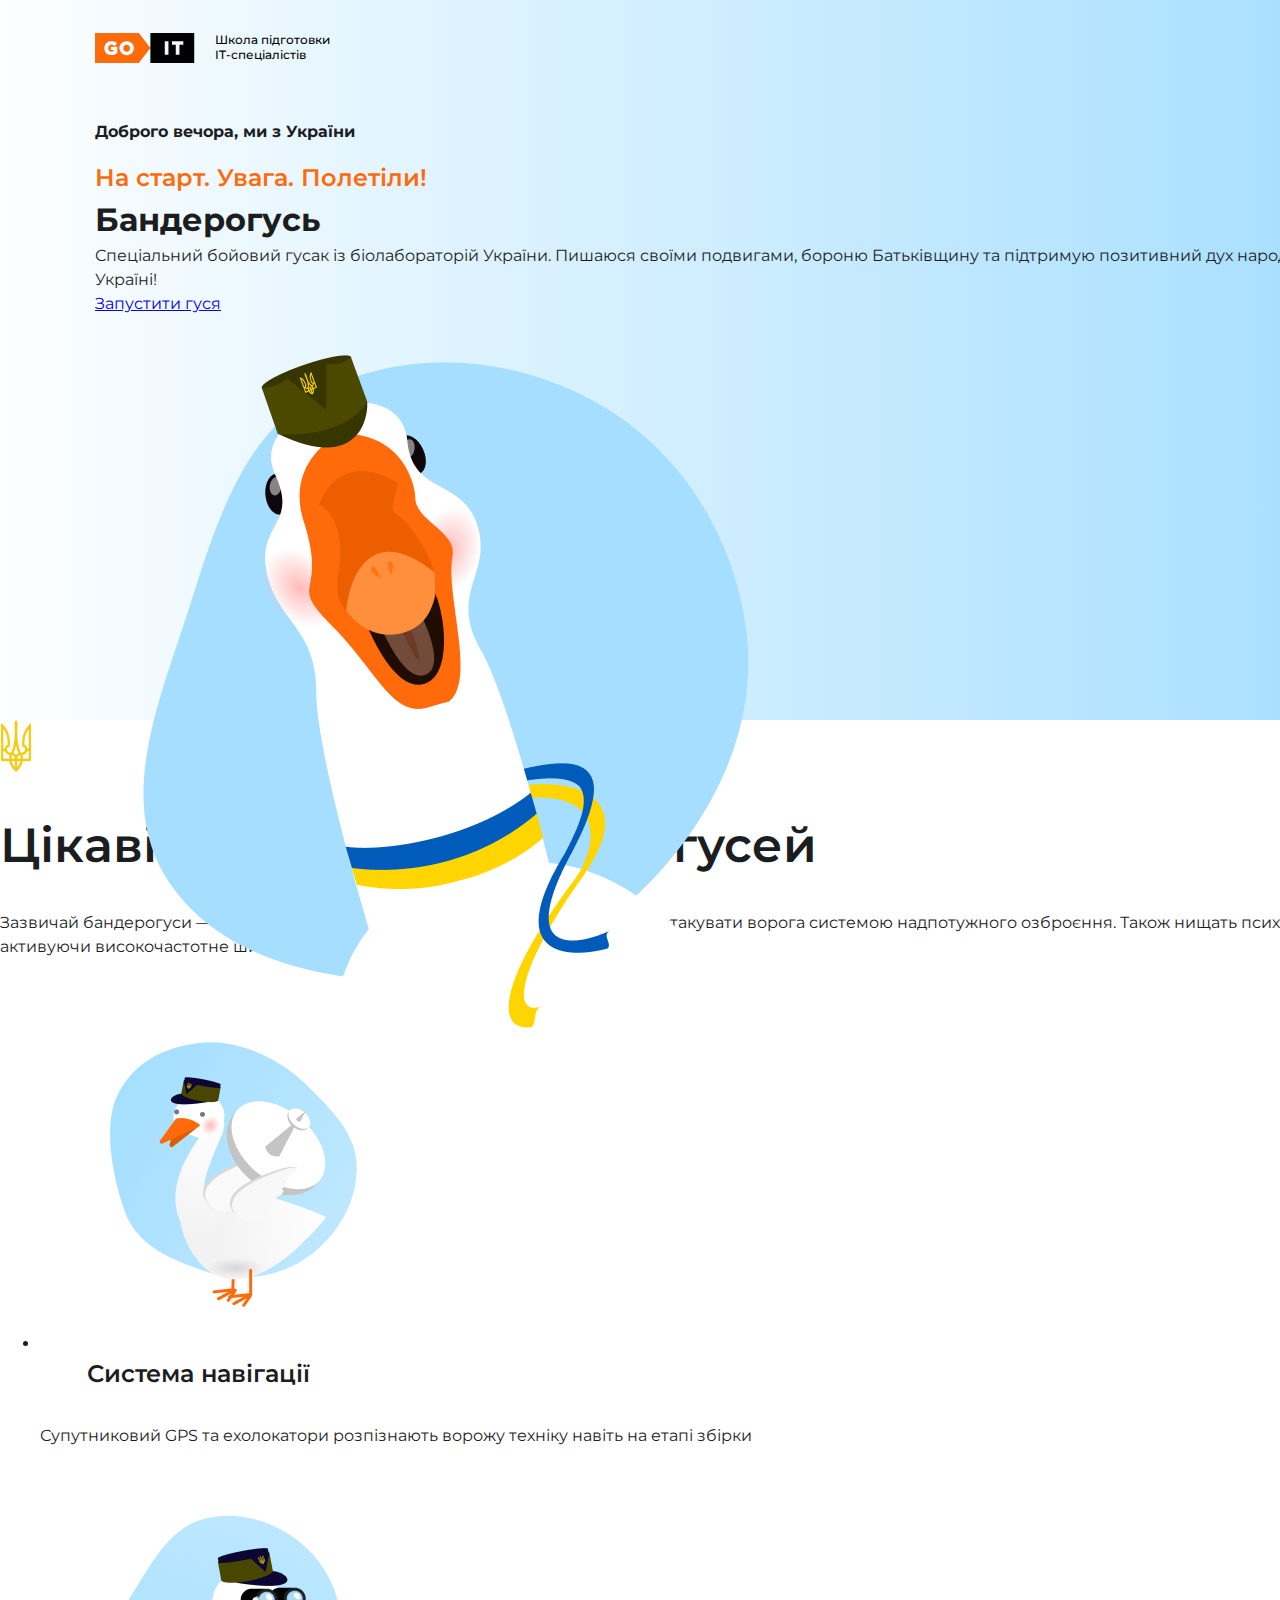
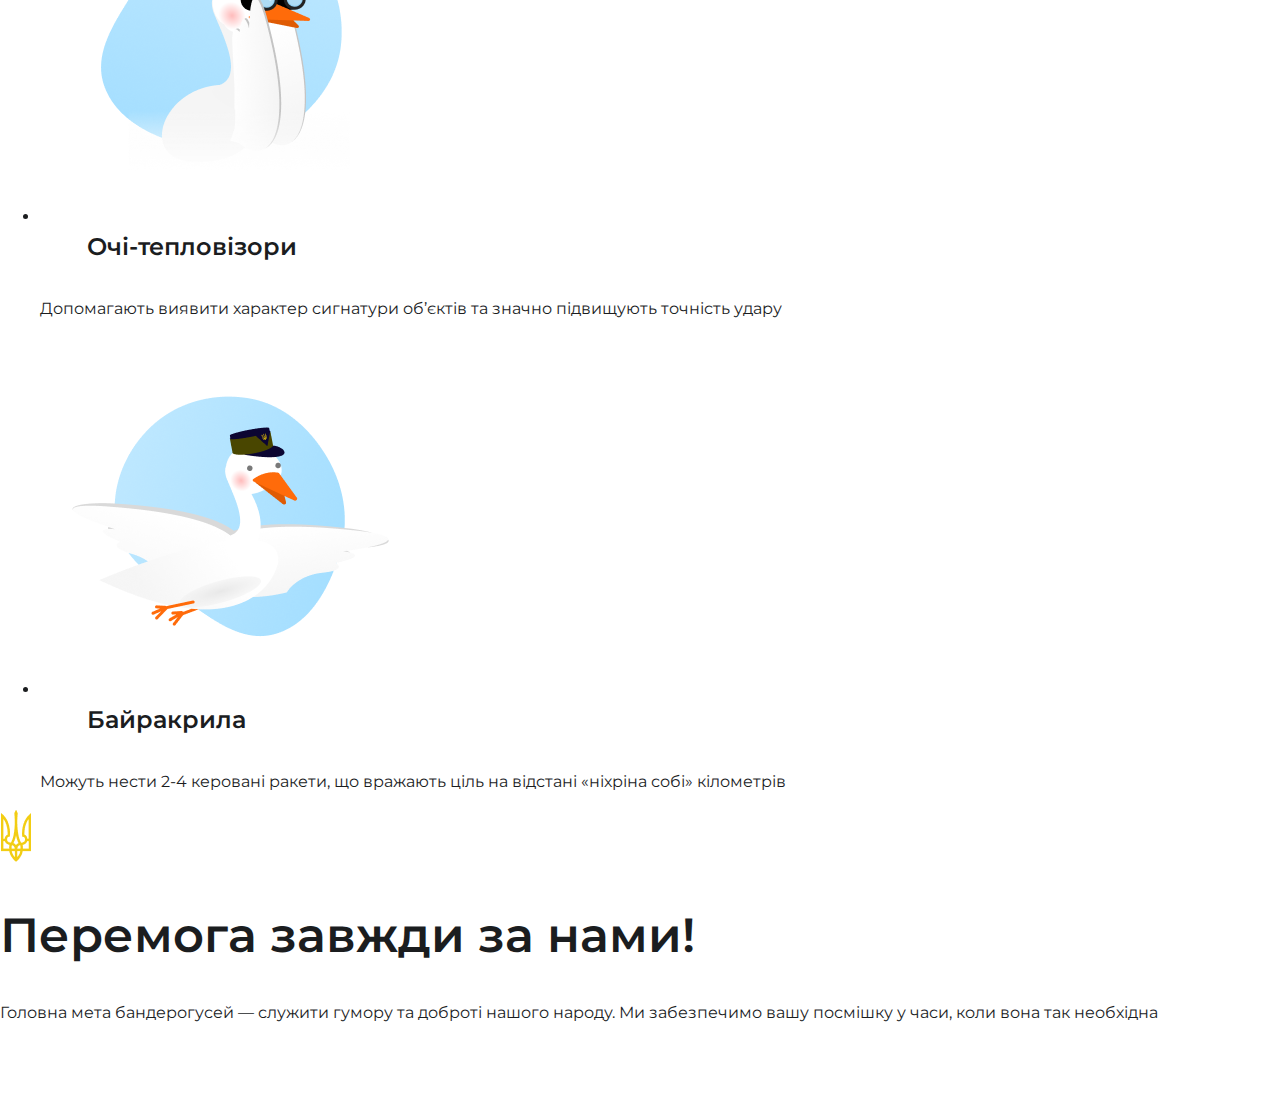
<file: index.html>
<!DOCTYPE html>
<html lang="uk">
  <head>
    <meta charset="UTF-8" />
    <meta http-equiv="X-UA-Compatible" content="IE=edge" />
    <meta
      name="viewport"
      content="width=device-width, initial-scale=1.0"
    />
    <link
      rel="preconnect"
      href="https://fonts.googleapis.com"
    />
    <link
      rel="preconnect"
      href="https://fonts.gstatic.com"
      crossorigin
    />
    <link
      href="https://fonts.googleapis.com/css2?family=Montserrat:wght@400;500;600&display=swap"
      rel="stylesheet"
    />
    <link rel="stylesheet" href="./styles/style.css" />
    <title>Start</title>
  </head>
  <body>
    <header>
      <p class="logo-block">
        <img
          src="img/logo.svg"
          alt="logo"
          width="100"
          height="32"
        />
        <span id="logo-text">
          Школа підготовки <br />
          IT-спеціалістів
        </span>
      </p>
    </header>
    <main>
      <section class="section-hero">
        <div>
          <b>Доброго вечора, ми з України</b>
          <p class="text-orange">
            На старт. Увага. Полетіли!
          </p>
          <h1>Бандерогусь</h1>
          <p>
            Спеціальний бойовий гусак із біолабораторій
            України. Пишаюся своїми подвигами, бороню
            Батьківщину та підтримую позитивний дух народу.
            Слава Україні!
          </p>
          <a href="modal1.html" target="_blank" alt="кнопка"
            >Запустити гуся</a
          >
        </div>
        <img
          src="img/main-gus.png"
          alt="Бандерогусь"
          width="668"
          height="720"
        />
      </section>
      <section class="section-interest">
        <img
          src="img/trezub.png"
          alt="герб"
          width="32"
          height="52"
        />
        <h2>Цікаві факти про бандерогусей</h2>
        <p>
          Зазвичай бандерогуси — виключно мирні птахи. Але у
          разі небезпеки можуть атакувати ворога системою
          надпотужного озброєння. Також нищать психологічно,
          активуючи високочастотне шипіння та розмахування
          крилами
        </p>
        <ul>
          <li>
            <img
              src="img/gus1.png"
              alt="гусь з антеною"
              width="374"
              height="374"
            />
            <h3>Система навігації</h3>
            <p>
              Супутниковий GPS та ехолокатори розпізнають
              ворожу техніку навіть на етапі збірки
            </p>
          </li>
          <li>
            <img
              src="img/gus2.png"
              alt="гусь з біноклем"
              width="374"
              height="374"
            />
            <h3>Очі-тепловізори</h3>
            <p>
              Допомагають виявити характер сигнатури
              об’єктів та значно підвищують точність удару
            </p>
          </li>
          <li>
            <img
              src="img/gus3.png"
              alt="гусь летить"
              width="374"
              height="374"
            />
            <h3>Байракрила</h3>
            <p>
              Можуть нести 2-4 керовані ракети, що вражають
              ціль на відстані «ніхріна собі» кілометрів
            </p>
          </li>
        </ul>
      </section>
      <section class="section-win">
        <img
          src="img/trezub.png"
          alt="герб"
          width="32"
          height="52"
        />
        <h2>Перемога завжди за нами!</h2>
        <p>
          Головна мета бандерогусей — служити гумору та
          доброті нашого народу. Ми забезпечимо вашу
          посмішку у часи, коли вона так необхідна
        </p>
      </section>
    </main>
  </body>
</html>
</file>
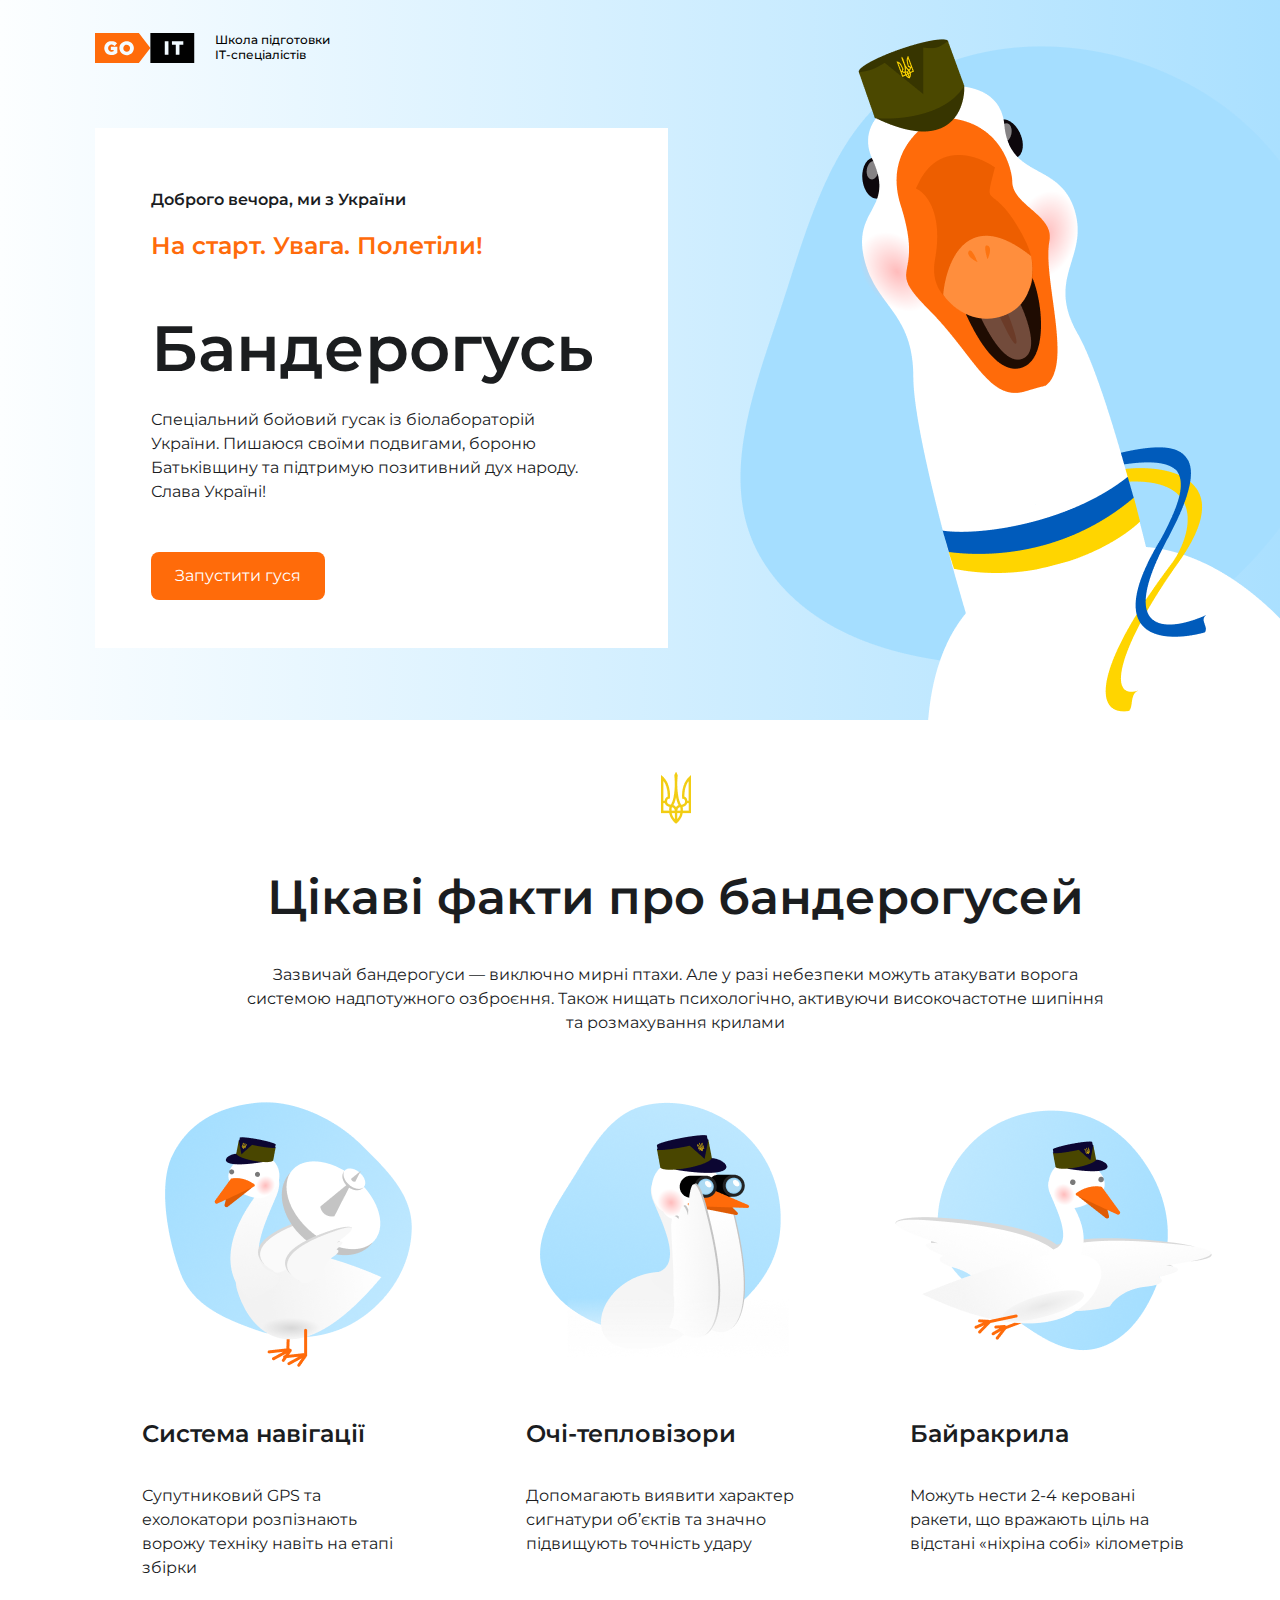
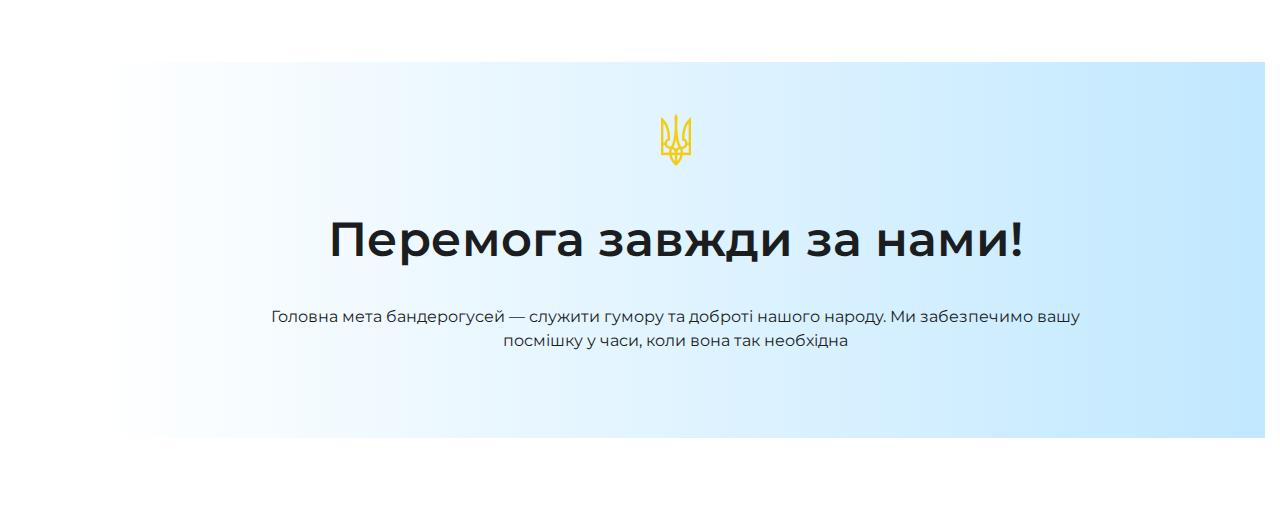
<file: index-flex.html>
<!DOCTYPE html>
<html lang="uk">
  <head>
    <meta charset="UTF-8" />
    <meta http-equiv="X-UA-Compatible" content="IE=edge" />
    <meta
      name="viewport"
      content="width=device-width, initial-scale=1.0"
    />
    <link
      rel="preconnect"
      href="https://fonts.googleapis.com"
    />
    <link
      rel="preconnect"
      href="https://fonts.gstatic.com"
      crossorigin
    />
    <link
      href="https://fonts.googleapis.com/css2?family=Montserrat:wght@400;500;600&display=swap"
      rel="stylesheet"
    />
    <link rel="stylesheet" href="./styles/style-flex.css" />
    <title>Start</title>
  </head>
  <body>
    <section class="section-hero">
      <header>
        <p class="logo-block">
          <img
            src="img/logo.svg"
            alt="logo"
            width="100"
            height="32"
          />
          <span id="logo-text">
            Школа підготовки <br />
            IT-спеціалістів
          </span>
        </p>
      </header>

      <div class="hero-text-wrapper">
        <b class="subheader"
          >Доброго вечора, ми з України</b
        >
        <p class="text-orange">
          На старт. Увага. Полетіли!
        </p>
        <h1 class="headline">Бандерогусь</h1>
        <p class="desk">
          Спеціальний бойовий гусак із біолабораторій
          України. Пишаюся своїми подвигами, бороню
          Батьківщину та підтримую позитивний дух народу.
          Слава Україні!
        </p>
        <a
          href="modal1.html"
          target="_blank"
          alt="кнопка"
          class="button"
          >Запустити гуся</a
        >
      </div>

      <img
        src="img/main-gus.png"
        alt="Бандерогусь"
        width="668"
        height="720"
        class="main-gus"
      />
    </section>
    <section class="section interest">
      <img
        src="img/trezub.png"
        alt="герб"
        width="32"
        height="52"
      />
      <h2>Цікаві факти про бандерогусей</h2>
      <p class="text-desk">
        Зазвичай бандерогуси — виключно мирні птахи. Але у
        разі небезпеки можуть атакувати ворога системою
        надпотужного озброєння. Також нищать психологічно,
        активуючи високочастотне шипіння та розмахування
        крилами
      </p>
      <ul class="cards">
        <li>
          <img
            src="img/gus1.png"
            alt="гусь з антеною"
            width="374"
            height="374"
          />
          <h3>Система навігації</h3>
          <p class="card-text">
            Супутниковий GPS та ехолокатори розпізнають
            ворожу техніку навіть на етапі збірки
          </p>
        </li>
        <li>
          <img
            src="img/gus2.png"
            alt="гусь з біноклем"
            width="374"
            height="374"
          />
          <h3>Очі-тепловізори</h3>
          <p class="card-text">
            Допомагають виявити характер сигнатури об’єктів
            та значно підвищують точність удару
          </p>
        </li>
        <li>
          <img
            src="img/gus3.png"
            alt="гусь летить"
            width="374"
            height="374"
          />
          <h3>Байракрила</h3>
          <p class="card-text">
            Можуть нести 2-4 керовані ракети, що вражають
            ціль на відстані «ніхріна собі» кілометрів
          </p>
        </li>
      </ul>
    </section>
    <section class="section win">
      <img
        src="img/trezub.png"
        alt="герб"
        width="32"
        height="52"
      />
      <h2>Перемога завжди за нами!</h2>
      <p class="text-desk">
        Головна мета бандерогусей — служити гумору та
        доброті нашого народу. Ми забезпечимо вашу посмішку
        у часи, коли вона так необхідна
      </p>
    </section>
  </body>
</html>
</file>
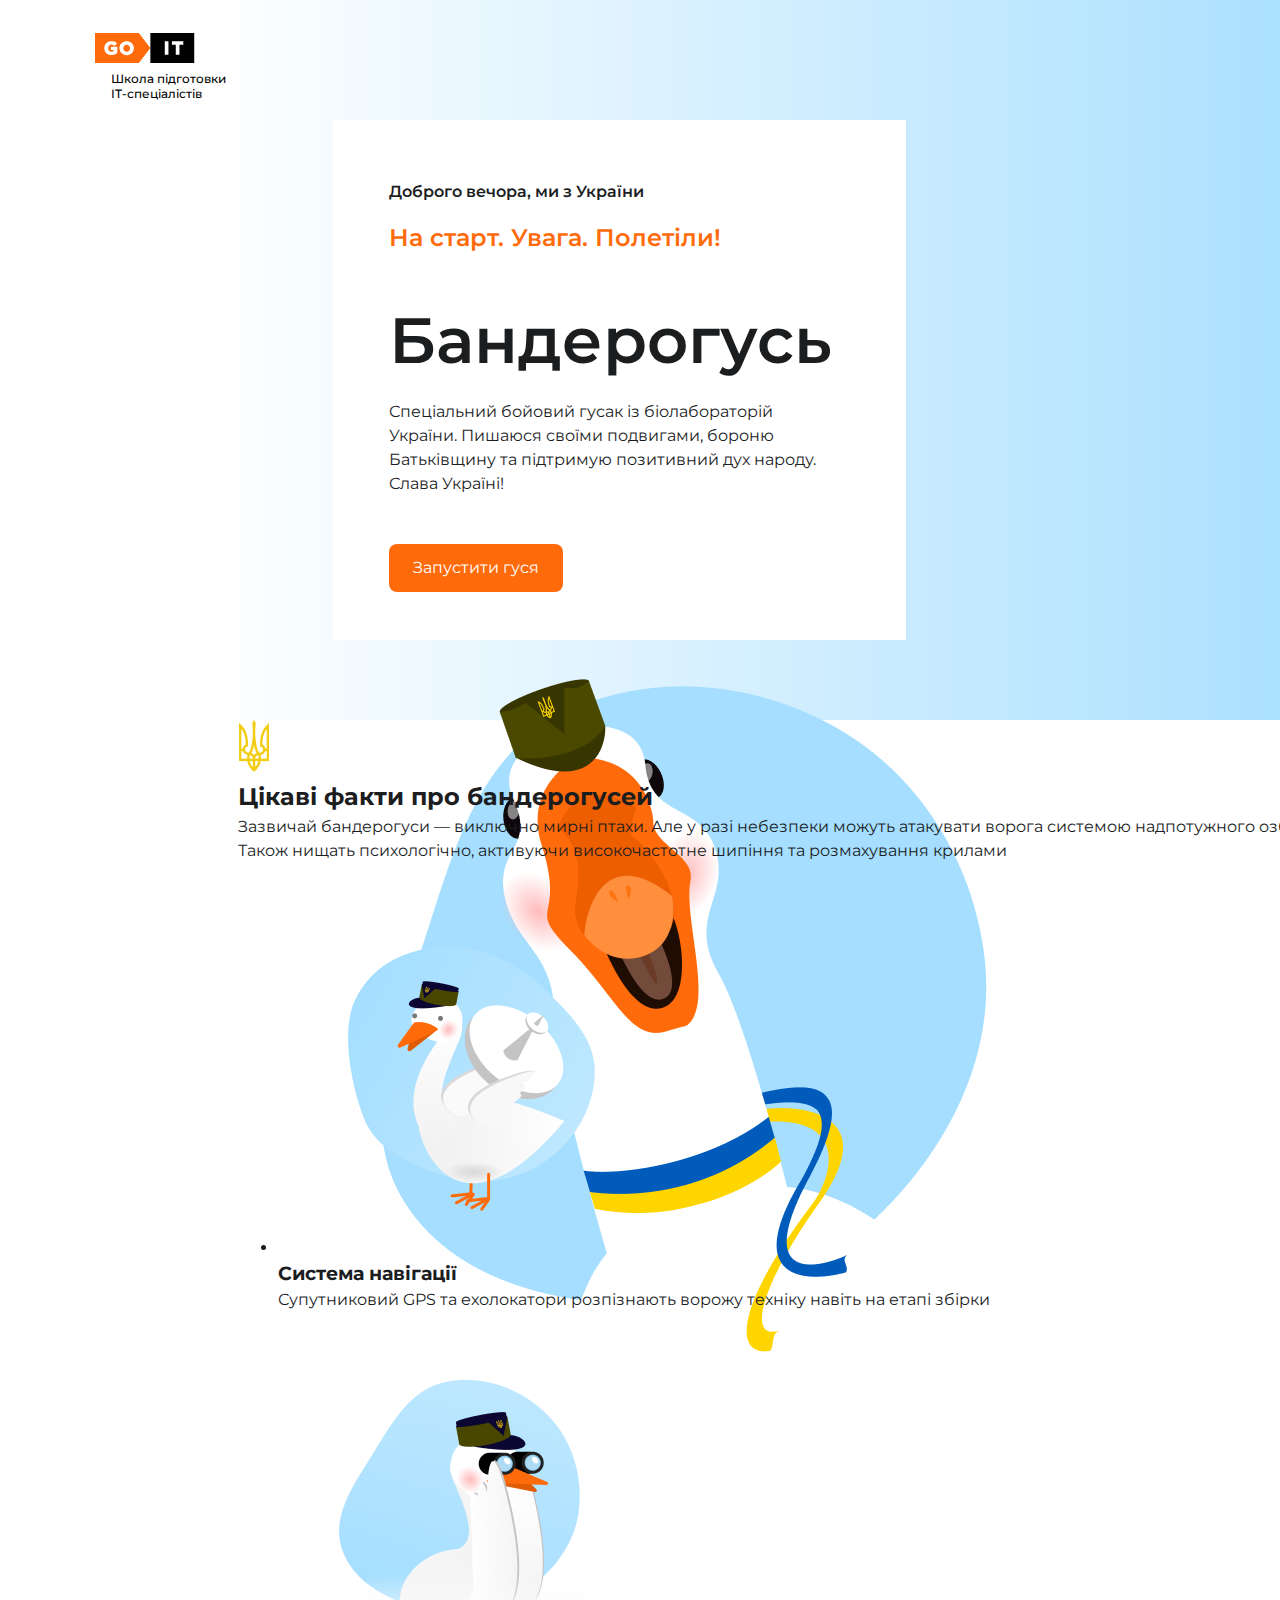
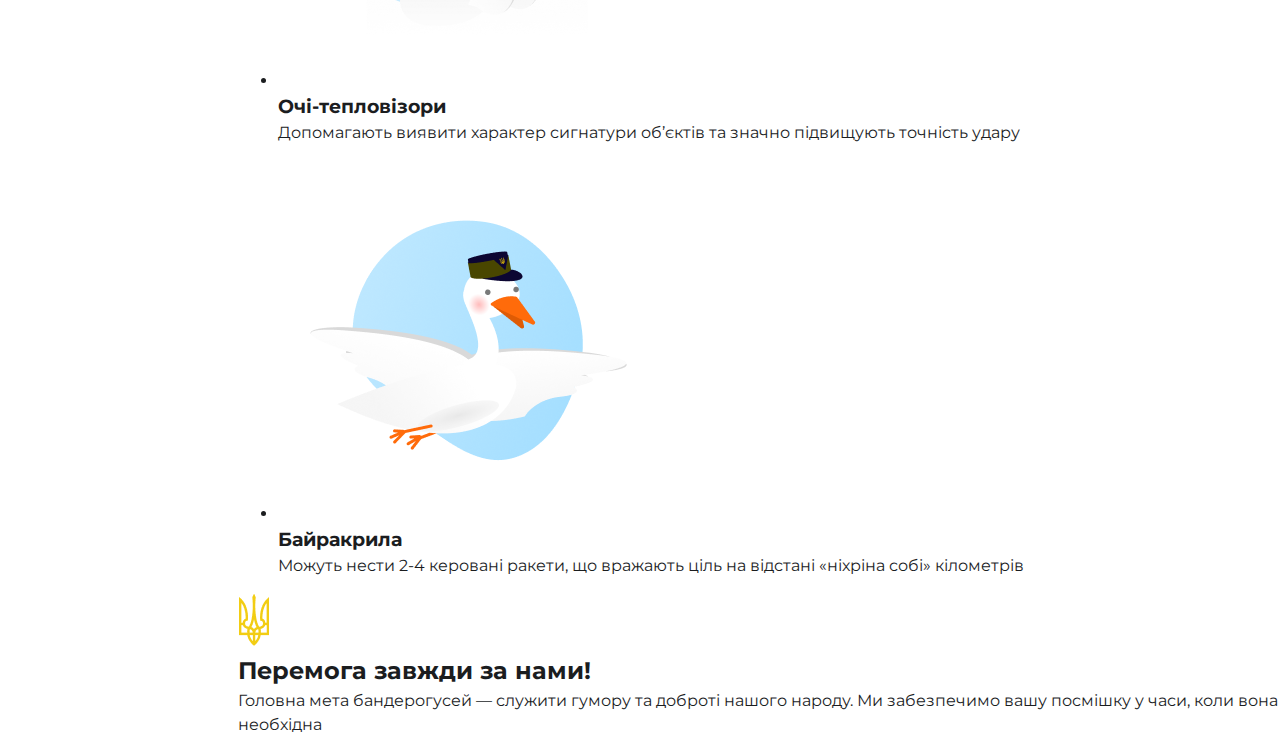
<file: index-flow.html>
<!DOCTYPE html>
<html lang="uk">
  <head>
    <meta charset="UTF-8" />
    <meta http-equiv="X-UA-Compatible" content="IE=edge" />
    <meta
      name="viewport"
      content="width=device-width, initial-scale=1.0"
    />
    <link
      rel="preconnect"
      href="https://fonts.googleapis.com"
    />
    <link
      rel="preconnect"
      href="https://fonts.gstatic.com"
      crossorigin
    />
    <link
      href="https://fonts.googleapis.com/css2?family=Montserrat:wght@400;500;600&display=swap"
      rel="stylesheet"
    />
    <link rel="stylesheet" href="./styles/style-flow.css" />
    <title>Start</title>
  </head>
  <body>
    <header>
      <p class="logo-block">
        <img
          src="img/logo.svg"
          alt="logo"
          width="100"
          height="32"
        />
        <span id="logo-text">
          Школа підготовки <br />
          IT-спеціалістів
        </span>
      </p>
    </header>
    <main>
      <section class="section-hero">
        <div class = "hero-text-wrapper">
          <b class = "subheader">Доброго вечора, ми з України</b>
          <p class="text-orange">
            На старт. Увага. Полетіли!
          </p>
          <h1 class = "headline">Бандерогусь</h1>
          <p class = "desk">
            Спеціальний бойовий гусак із біолабораторій
            України. Пишаюся своїми подвигами, бороню
            Батьківщину та підтримую позитивний дух народу.
            Слава Україні!
          </p>
          <a href="modal1.html" target="_blank" alt="кнопка" class="button"
            >Запустити гуся</a
          >
        </div>
        <img
          src="img/main-gus.png"
          alt="Бандерогусь"
          width="668"
          height="720"
          class = "main-gus"
        />
      </section>
      <section class="section-interest">
        <img
          src="img/trezub.png"
          alt="герб"
          width="32"
          height="52"
        />
        <h2>Цікаві факти про бандерогусей</h2>
        <p>
          Зазвичай бандерогуси — виключно мирні птахи. Але у
          разі небезпеки можуть атакувати ворога системою
          надпотужного озброєння. Також нищать психологічно,
          активуючи високочастотне шипіння та розмахування
          крилами
        </p>
        <ul>
          <li>
            <img
              src="img/gus1.png"
              alt="гусь з антеною"
              width="374"
              height="374"
            />
            <h3>Система навігації</h3>
            <p>
              Супутниковий GPS та ехолокатори розпізнають
              ворожу техніку навіть на етапі збірки
            </p>
          </li>
          <li>
            <img
              src="img/gus2.png"
              alt="гусь з біноклем"
              width="374"
              height="374"
            />
            <h3>Очі-тепловізори</h3>
            <p>
              Допомагають виявити характер сигнатури
              об’єктів та значно підвищують точність удару
            </p>
          </li>
          <li>
            <img
              src="img/gus3.png"
              alt="гусь летить"
              width="374"
              height="374"
            />
            <h3>Байракрила</h3>
            <p>
              Можуть нести 2-4 керовані ракети, що вражають
              ціль на відстані «ніхріна собі» кілометрів
            </p>
          </li>
        </ul>
      </section>
      <section class="section-win">
        <img
          src="img/trezub.png"
          alt="герб"
          width="32"
          height="52"
        />
        <h2>Перемога завжди за нами!</h2>
        <p>
          Головна мета бандерогусей — служити гумору та
          доброті нашого народу. Ми забезпечимо вашу
          посмішку у часи, коли вона так необхідна
        </p>
      </section>
    </main>
  </body>
</html>
</file>
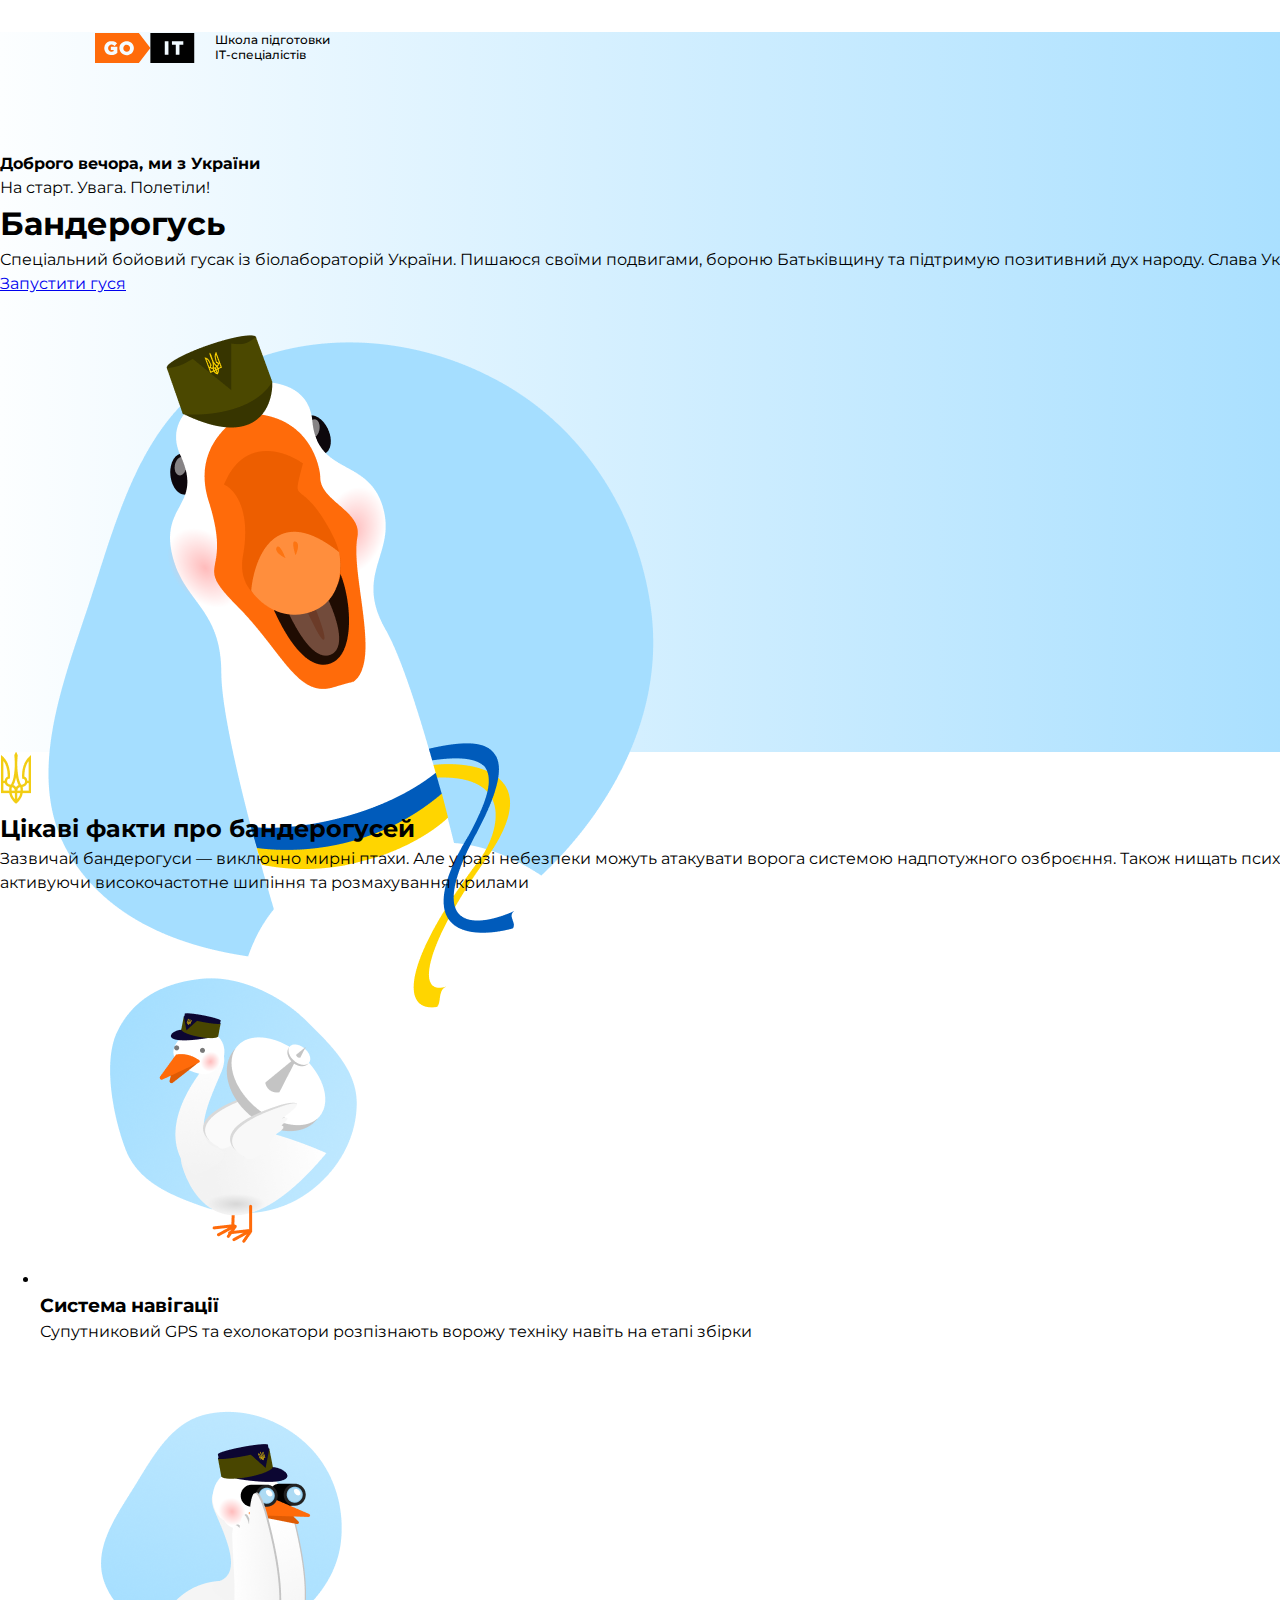
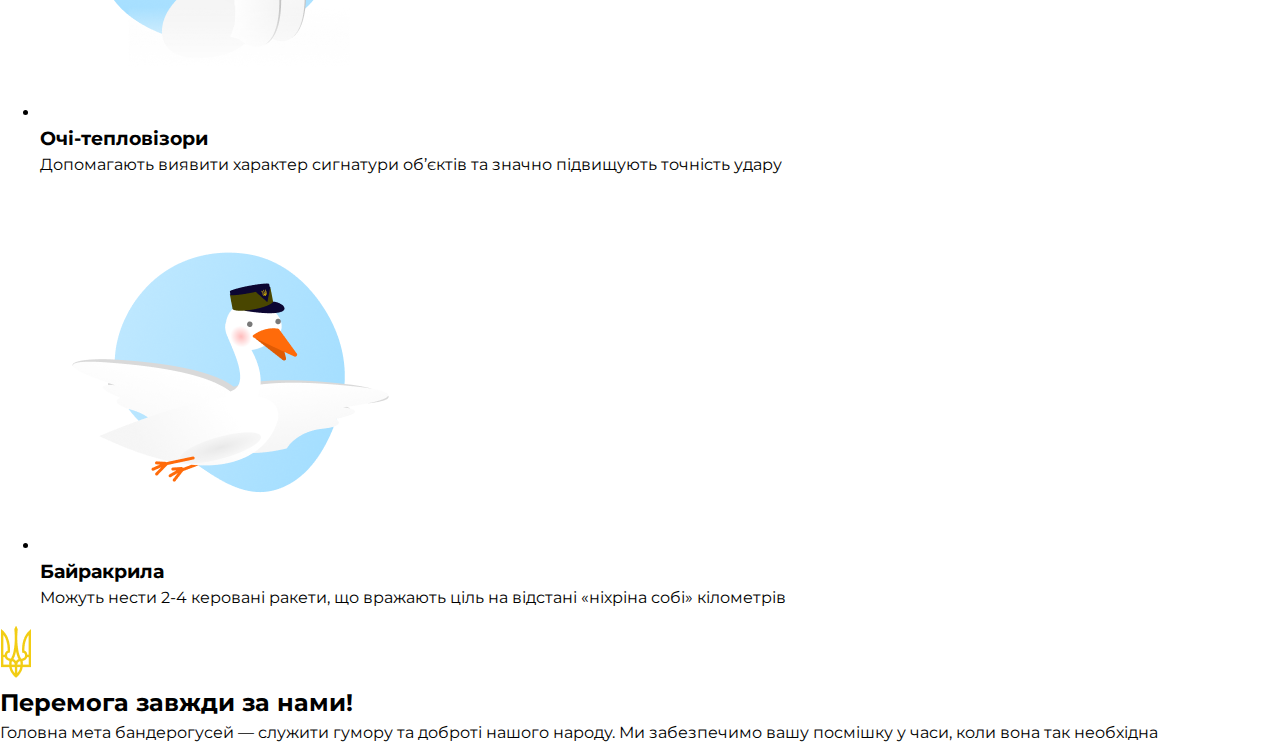
<file: index2.html>
<!DOCTYPE html>
<html lang="uk">
  <head>
    <meta charset="UTF-8" />
    <meta http-equiv="X-UA-Compatible" content="IE=edge" />
    <meta
      name="viewport"
      content="width=device-width, initial-scale=1.0"
    />
    <link
      rel="preconnect"
      href="https://fonts.googleapis.com"
    />
    <link
      rel="preconnect"
      href="https://fonts.gstatic.com"
      crossorigin
    />
    <link
      href="https://fonts.googleapis.com/css2?family=Montserrat:wght@400;500;600&display=swap"
      rel="stylesheet"
    />
    <link rel="stylesheet" href="./styles/style2.css" />
    <title>Start-var2</title>
  </head>
  <body>
      <section class="section-hero">
        <header>
          <p class="logo-block">
            <img
              src="img/logo.svg"
              alt="logo"
              width="100"
              height="32"
            />
            <span id="logo-text">
              Школа підготовки <br />
              IT-спеціалістів
            </span>
          </p>
        </header>
      <div>
        <b>Доброго вечора, ми з України</b>
        <p class="text-orange">
          На старт. Увага. Полетіли!
        </p>
        <h1>Бандерогусь</h1>
        <p>
          Спеціальний бойовий гусак із біолабораторій
          України. Пишаюся своїми подвигами, бороню
          Батьківщину та підтримую позитивний дух народу.
          Слава Україні!
        </p>
        <a href="modal1.html" target="_blank" alt="кнопка"
          >Запустити гуся</a
        >
      </div>
      <img
        src="img/main-gus.png"
        alt="Бандерогусь"
        width="668"
        height="720"
      />
    </section>
    <section class="section-interest">
      <img
        src="img/trezub.png"
        alt="герб"
        width="32"
        height="52"
      />
      <h2>Цікаві факти про бандерогусей</h2>
      <p>
        Зазвичай бандерогуси — виключно мирні птахи. Але у
        разі небезпеки можуть атакувати ворога системою
        надпотужного озброєння. Також нищать психологічно,
        активуючи високочастотне шипіння та розмахування
        крилами
      </p>
      <ul>
        <li>
          <img
            src="img/gus1.png"
            alt="гусь з антеною"
            width="374"
            height="374"
          />
          <h3>Система навігації</h3>
          <p>
            Супутниковий GPS та ехолокатори розпізнають
            ворожу техніку навіть на етапі збірки
          </p>
        </li>
        <li>
          <img
            src="img/gus2.png"
            alt="гусь з біноклем"
            width="374"
            height="374"
          />
          <h3>Очі-тепловізори</h3>
          <p>
            Допомагають виявити характер сигнатури об’єктів
            та значно підвищують точність удару
          </p>
        </li>
        <li>
          <img
            src="img/gus3.png"
            alt="гусь летить"
            width="374"
            height="374"
          />
          <h3>Байракрила</h3>
          <p>
            Можуть нести 2-4 керовані ракети, що вражають
            ціль на відстані «ніхріна собі» кілометрів
          </p>
        </li>
      </ul>
    </section>
    <section class="section-win">
      <img
        src="img/trezub.png"
        alt="герб"
        width="32"
        height="52"
      />
      <h2>Перемога завжди за нами!</h2>
      <p>
        Головна мета бандерогусей — служити гумору та
        доброті нашого народу. Ми забезпечимо вашу посмішку
        у часи, коли вона так необхідна
      </p>
    </section>
  </body>
</html>
</file>
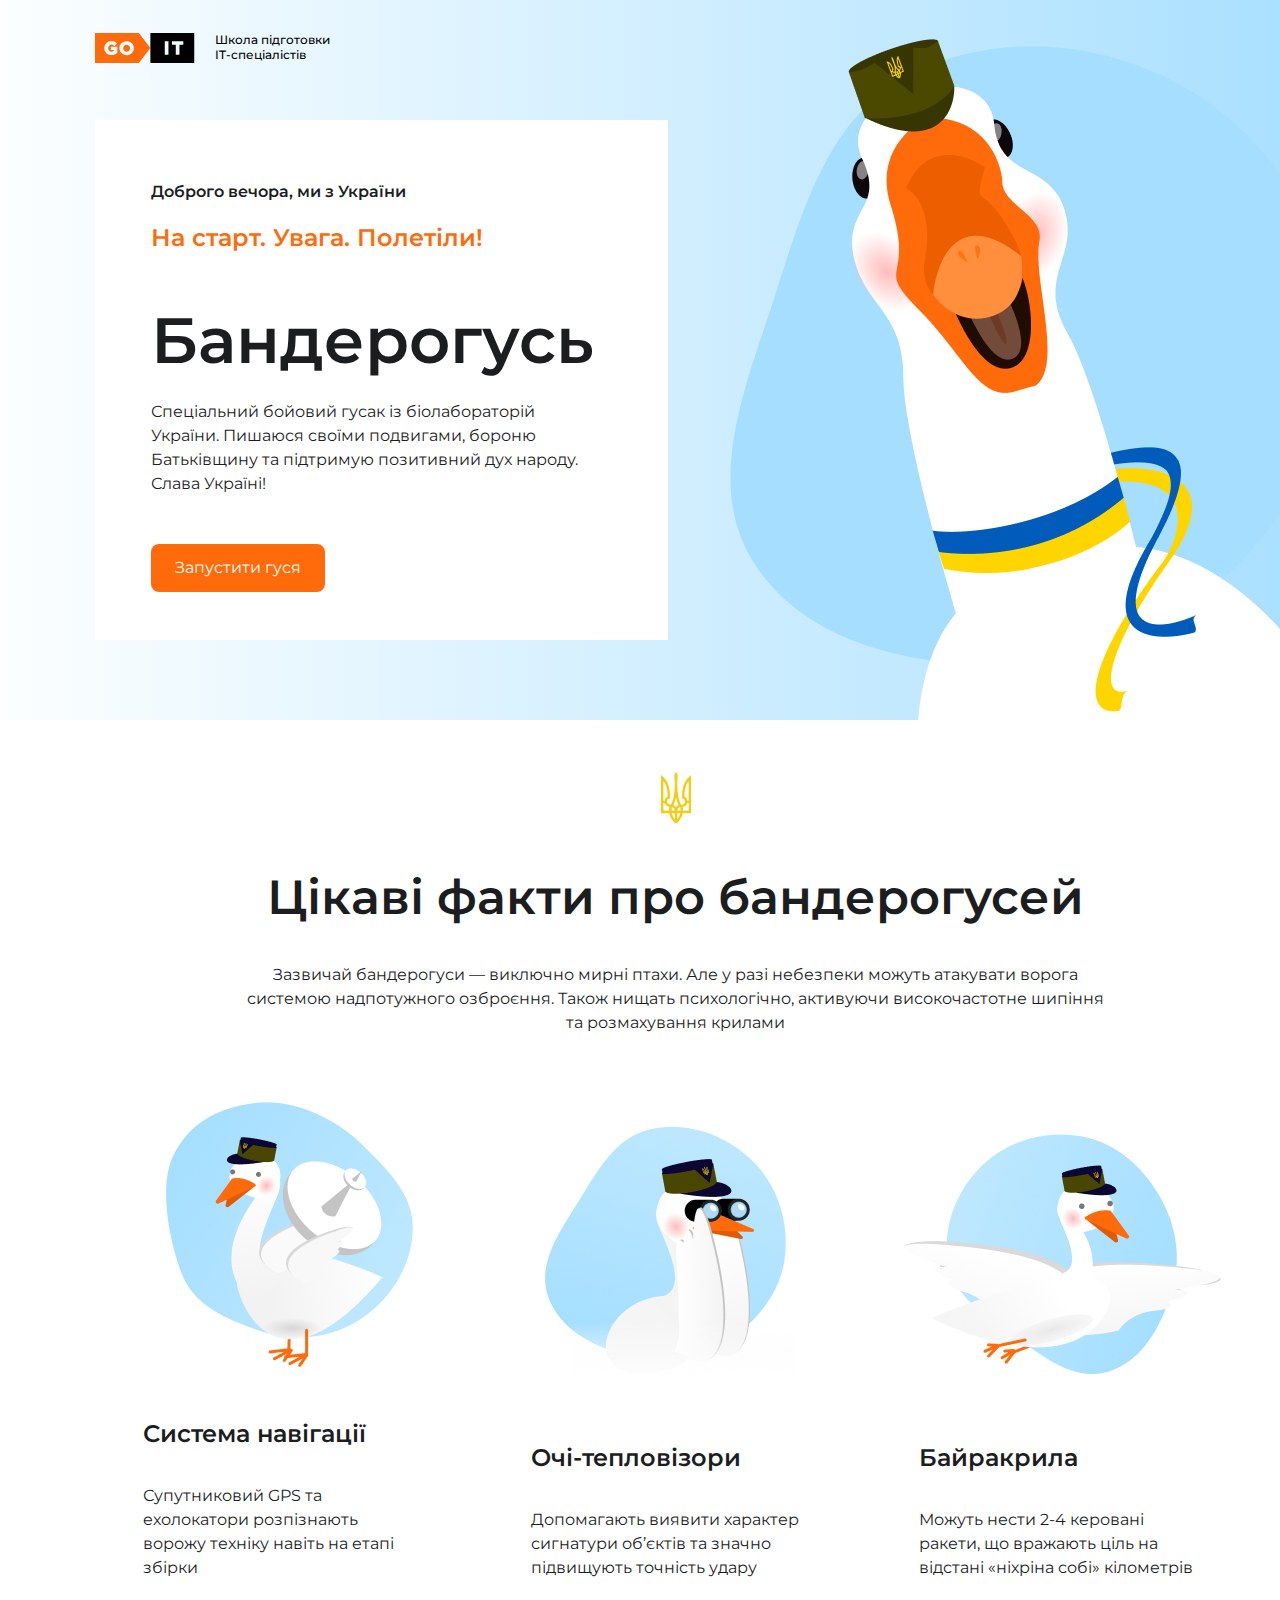
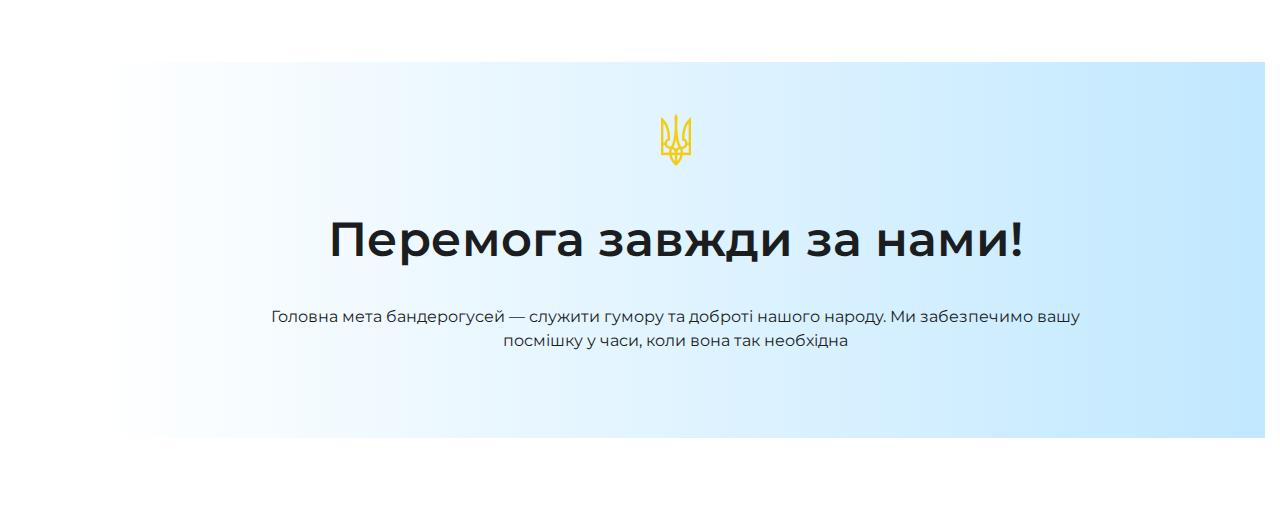
<file: index3.html>
<!DOCTYPE html>
<html lang="uk">
  <head>
    <meta charset="UTF-8" />
    <meta http-equiv="X-UA-Compatible" content="IE=edge" />
    <meta
      name="viewport"
      content="width=device-width, initial-scale=1.0"
    />
    <link
      rel="preconnect"
      href="https://fonts.googleapis.com"
    />
    <link
      rel="preconnect"
      href="https://fonts.gstatic.com"
      crossorigin
    />
    <link
      href="https://fonts.googleapis.com/css2?family=Montserrat:wght@400;500;600&display=swap"
      rel="stylesheet"
    />
    <link rel="stylesheet" href="./styles/style.css" />
    <title>Start</title>
  </head>
  <body>
    <div class="section-wrapper">
      <header>
        <p class="logo-block">
          <img
            src="img/logo.svg"
            alt="logo"
            width="100"
            height="32"
          />
          <span id="logo-text">
            Школа підготовки <br />
            IT-спеціалістів
          </span>
        </p>
      </header>
      
        <section class="section-hero">
          <div class = "hero-text-wrapper">
            <b class = "subheader">Доброго вечора, ми з України</b>
            <p class="text-orange">
              На старт. Увага. Полетіли!
            </p>
            <h1 class = "headline">Бандерогусь</h1>
            <p class = "desk">
              Спеціальний бойовий гусак із біолабораторій
              України. Пишаюся своїми подвигами, бороню
              Батьківщину та підтримую позитивний дух народу.
              Слава Україні!
            </p>
            <a href="modal1.html" target="_blank" alt="кнопка" class="button"
              >Запустити гуся</a
            >
          </div>
          <img
            src="img/main-gus.png"
            alt="Бандерогусь"
            width="668"
            height="720"
            class = "main-gus"
          />
        </section>
    </div>
      <section class="section interest">
        <img
          src="img/trezub.png"
          alt="герб"
          width="32"
          height="52"
        />
        <h2>Цікаві факти про бандерогусей</h2>
        <p  class = "text-desk">
          Зазвичай бандерогуси — виключно мирні птахи. Але у
          разі небезпеки можуть атакувати ворога системою
          надпотужного озброєння. Також нищать психологічно,
          активуючи високочастотне шипіння та розмахування
          крилами
        </p>
        <ul class = "cards">
          <li>
            <img
              src="img/gus1.png"
              alt="гусь з антеною"
              width="374"
              height="374"
            />
            <h3>Система навігації</h3>
            <p class = "card-text">
              Супутниковий GPS та ехолокатори розпізнають
              ворожу техніку навіть на етапі збірки
            </p>
          </li>
          <li>
            <img
              src="img/gus2.png"
              alt="гусь з біноклем"
              width="374"
              height="374"
            />
            <h3>Очі-тепловізори</h3>
            <p class = "card-text">
              Допомагають виявити характер сигнатури
              об’єктів та значно підвищують точність удару
            </p>
          </li>
          <li>
            <img
              src="img/gus3.png"
              alt="гусь летить"
              width="374"
              height="374"
            />
            <h3>Байракрила</h3>
            <p class = "card-text">
              Можуть нести 2-4 керовані ракети, що вражають
              ціль на відстані «ніхріна собі» кілометрів
            </p>
          </li>
        </ul>
      </section>
      <section class="section win">
        <img
          src="img/trezub.png"
          alt="герб"
          width="32"
          height="52"
        />
        <h2>Перемога завжди за нами!</h2>
        <p class = "text-desk">
          Головна мета бандерогусей — служити гумору та
          доброті нашого народу. Ми забезпечимо вашу
          посмішку у часи, коли вона так необхідна
        </p>
      </section>
    
  </body>
</html>
</file>
<file: styles/style.css>
@import "style-zero.css";

html{
    font-family: 'Montserrat', sans-serif;
    font-weight: 400;
    color: #1B1D1F;
    font-size:16px;
    line-height: 24px;
}
body{
    width: 1360px;
    margin: 0 auto;
    font-size: 16px;
    position: relative;
    padding-bottom: 72px;
}
header{
    
    margin-left: 95px;
    margin-top: 32px;
    width: 241px;
    height: 120px;
    position: absolute;
    z-index: 1;
  
}

#logo-text{
    display: inline-block;
    font-weight: 500;
    margin-left: 16px;
    line-height: 15px;
    font-size: 12px;
    vertical-align:top;
    color: #010101;
}
/* Section 1 */
.section-hero{
    height: 720px;
    background: linear-gradient(90deg,#FCFEFF, #A5DEFF);
    padding: 120px 0 80px 95px;
    position: relative;
    
}
.hero-text-wrapper{
    width: 573px;
    height: 520px;
    background-color: #ffffff;
    padding: 60px 0 60px 56px;
    display: inline-block;
    
}
.subheader{
    font-weight: 600;
    
}
.text-orange{
    font-size: 24px;
    color: #FF6B0A;
    font-weight: 600;
    margin-top: 16px;
}
.headline{
    font-size: 64px;
    line-height: 72px;
    font-weight: 600;
    margin-top: 48px;
}
.desk{
    margin-right: 77px;
    margin-top: 24px;
}
.button{
    display: inline-block;
    background-color: #FF6B0A;
    border-radius: 8px;
    padding: 12px 24px;
    margin-top:48px;
    color: #ffffff;
    text-decoration: none;
}
.main-gus{
    position: absolute;
    right: 10px;
    top: 0;
}
/* Section 2 */
.section{
    text-align: center;
    height: 942px;
    padding: 52px 104px 72px 95px;

}

.cards li{
    display: inline-block;
    width: 374px;
    height: 538px;
    margin-right: 10px;
    
}
.card-text{
    padding-right: 47px;
    padding-left: 47px;
    text-align: left;
}
h3{
    font-weight: 600;
    font-size: 24px;
    text-align: left;
    margin-left: 47px;
    margin-bottom: 32px;
}
h2{
    font-weight: 600;
    font-size: 48px;
    line-height: 100px;
    margin: 16px 0;
}
.text-desk{
    width: 875px;
    margin: 0 auto;
}
.win{
    width:1170px;
    height: 376px;
    background:linear-gradient(90deg,#FFFFFF,#C1E8FF);
    margin: 0 auto;
}
</file>
<file: styles/style-flex.css>
@import "style-zero.css";

html{
    font-family: 'Montserrat', sans-serif;
    font-weight: 400;
    color: #1B1D1F;
    font-size:16px;
    line-height: 24px;
}
body{
    width: 1360px;
    margin: 0 auto;
    font-size: 16px;
    
    padding-bottom: 72px;
}
/* Section 1 */

#logo-text{
    display: inline-block;
    font-weight: 500;
    margin-left: 16px;
    line-height: 15px;
    font-size: 12px;
    vertical-align:top;
    color: #010101;
    width: 125px;
}
.section-hero{
    height: 720px;
    background: linear-gradient(90deg,#FCFEFF, #A5DEFF);
    padding-left: 95px;
    display: flex;
    flex-direction: column;
    align-items: normal;
    flex-wrap: wrap;
    
}
header{
    width: 245px;    
    padding-bottom: 57px;
    padding-top: 32px;
   
}



.hero-text-wrapper{
    width: 573px;
    height: 520px;
    background-color: #ffffff;
    padding: 60px 0 60px 56px;
    
    
}
.subheader{
    font-weight: 600;
    
}
.text-orange{
    font-size: 24px;
    color: #FF6B0A;
    font-weight: 600;
    margin-top: 16px;
}
.headline{
    font-size: 64px;
    line-height: 72px;
    font-weight: 600;
    margin-top: 48px;
}
.desk{
    margin-right: 77px;
    margin-top: 24px;
}
.button{
    display: inline-block;
    background-color: #FF6B0A;
    border-radius: 8px;
    padding: 12px 24px;
    margin-top:48px;
    color: #ffffff;
    text-decoration: none;
}
.main-gus{
    
    align-self:flex-end;
}
/* Section 2 */
.section{
    text-align: center;
    height: 942px;
    padding: 52px 104px 72px 95px;

}
.cards{
    display: flex;
}
.cards li{
    
    width: 374px;
    height: 538px;
    margin-right: 10px;
    
}
.card-text{
    padding-right: 47px;
    padding-left: 47px;
    text-align: left;
}
h3{
    font-weight: 600;
    font-size: 24px;
    text-align: left;
    margin-left: 47px;
    margin-bottom: 32px;
}
h2{
    font-weight: 600;
    font-size: 48px;
    line-height: 100px;
    margin: 16px 0;
}
.text-desk{
    width: 875px;
    margin: 0 auto;
}
.win{
    width:1170px;
    height: 376px;
    background:linear-gradient(90deg,#FFFFFF,#C1E8FF);
    margin: 0 auto;
}
</file>
<file: styles/style-flow.css>
@import "style-zero.css";

html{
    font-family: 'Montserrat', sans-serif;
    font-weight: 400;
    color: #1B1D1F;
    font-size:16px;
    line-height: 24px;
}
body{
    width: 1360px;
    margin: 0 auto;
    font-size: 16px;
    display: flex;
   
}
header{
    
    margin-left: 95px;
    margin-top: 32px;
    width: 241px;
    height: 120px;
    
  
}

#logo-text{
    display: inline-block;
    font-weight: 500;
    margin-left: 16px;
    line-height: 15px;
    font-size: 12px;
    vertical-align:top;
    color: #010101;
}
.section-hero{
    height: 720px;
    background: linear-gradient(90deg,#FCFEFF, #A5DEFF);
    padding: 120px 0 80px 95px;
   
    
}
.hero-text-wrapper{
    width: 573px;
    height: 520px;
    background-color: #ffffff;
    padding: 60px 0 60px 56px;
    display: inline-block;
    
}
.subheader{
    font-weight: 600;
    
}
.text-orange{
    font-size: 24px;
    color: #FF6B0A;
    font-weight: 600;
    margin-top: 16px;
}
.headline{
    font-size: 64px;
    line-height: 72px;
    font-weight: 600;
    margin-top: 48px;
}
.desk{
    margin-right: 77px;
    margin-top: 24px;
}
.button{
    display: inline-block;
    background-color: #FF6B0A;
    border-radius: 8px;
    padding: 12px 24px;
    margin-top:48px;
    color: #ffffff;
    text-decoration: none;
}
.main-gus{
  
}
</file>
<file: styles/style2.css>
@import "style-zero.css";

html{
    font-family: 'Montserrat', sans-serif;
    font-weight: 400;
}
body{
    width: 1360px;
    margin: 0 auto;
    font-size: 16px;
}
header{
    
    margin-left: 95px;
    margin-top: 32px;
    width: 241px;
    height: 120px;
    position: relative;

    
}
.logo-block{
    position: absolute;
}
#logo-text{
    display: inline-block;
    font-weight: 500;
    margin-left: 16px;
    line-height: 15px;
    font-size: 12px;
    vertical-align:top;
}
.section-hero{
    height: 720px;
    background: linear-gradient(90deg,#FCFEFF, #A5DEFF);
}
</file>
